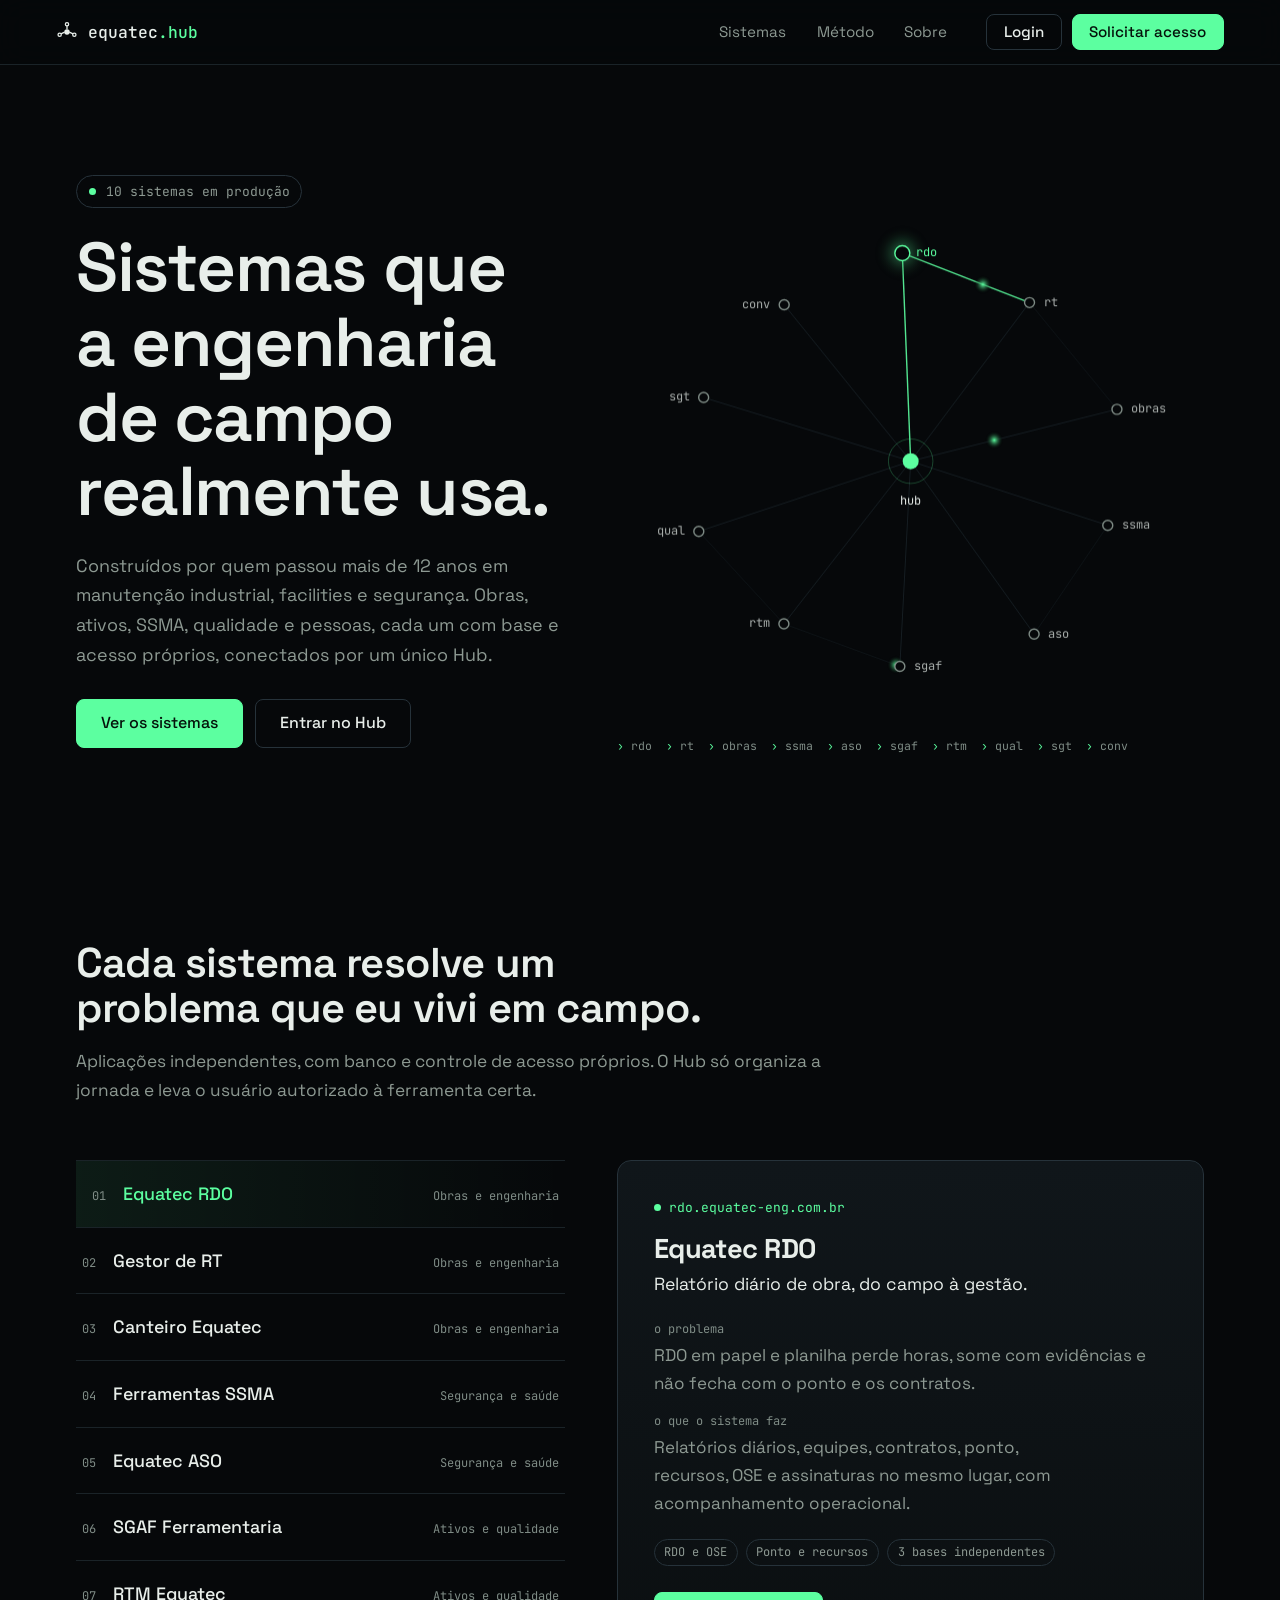
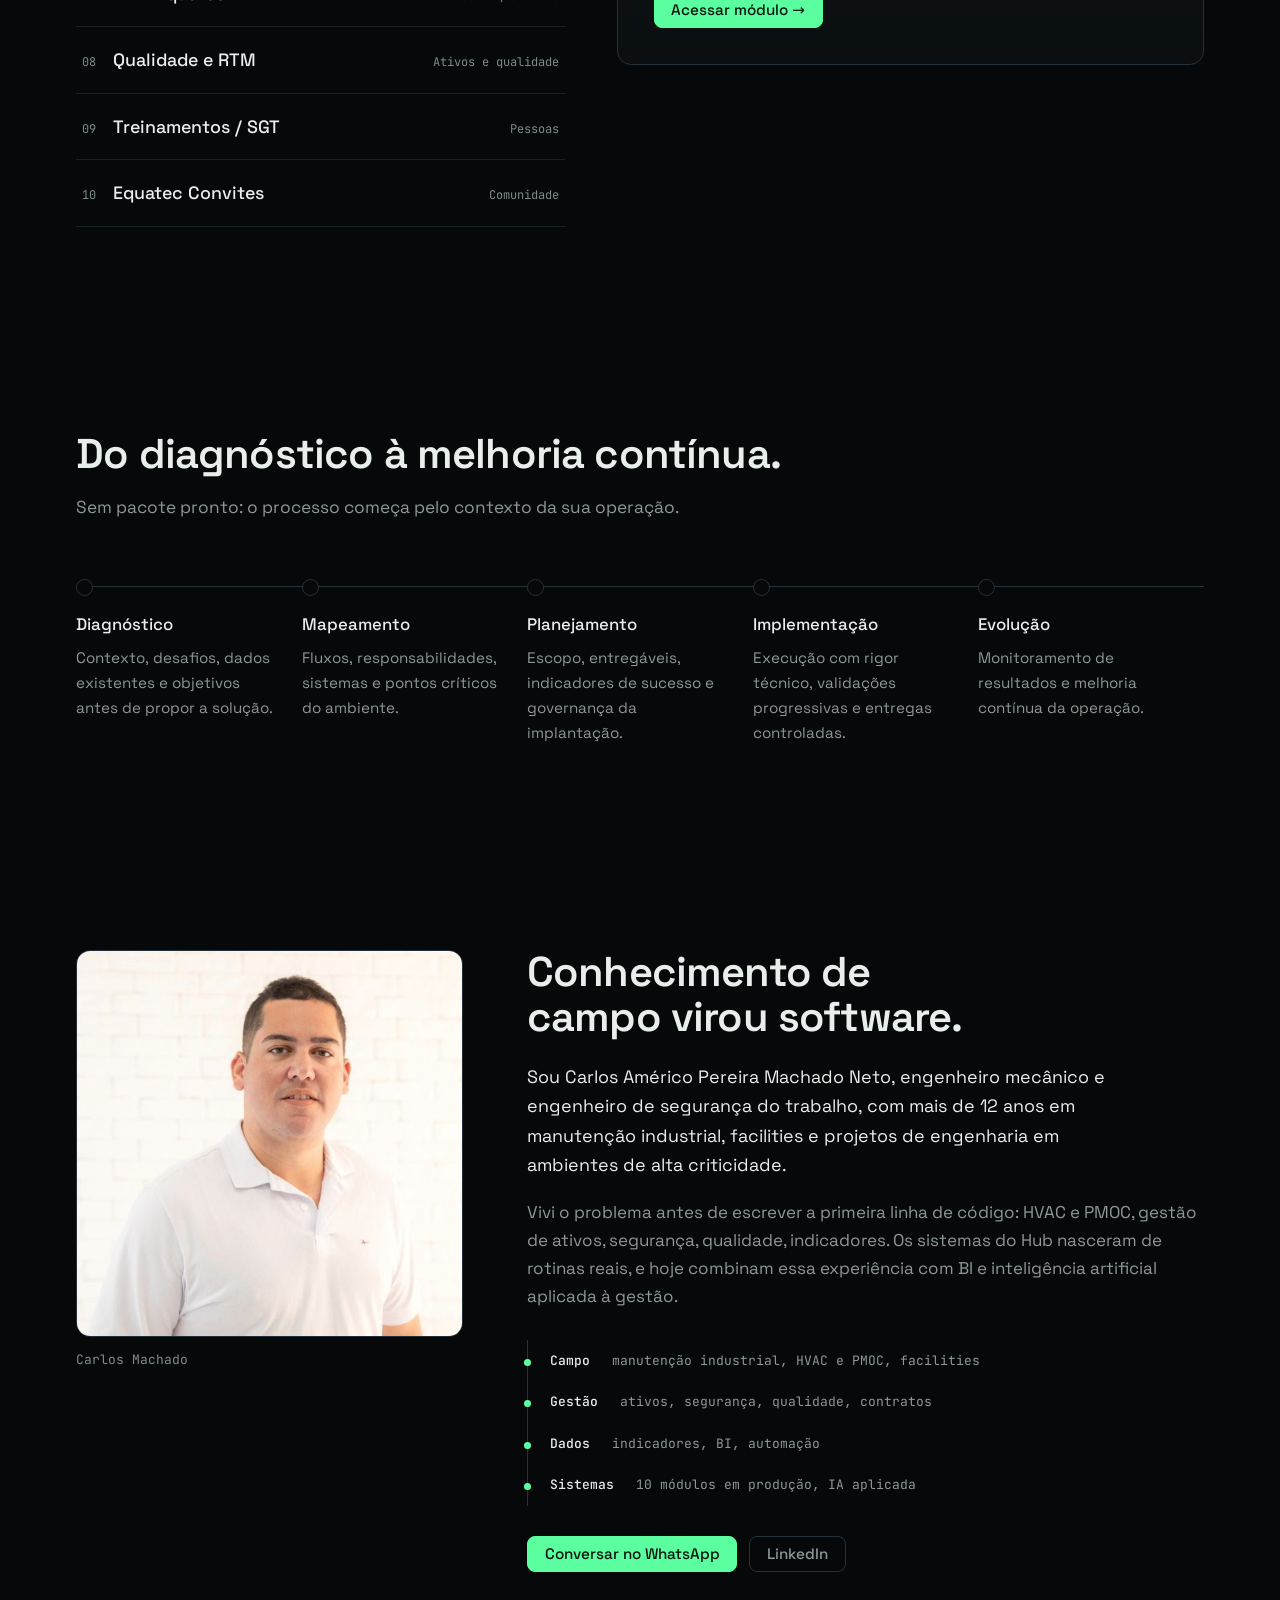
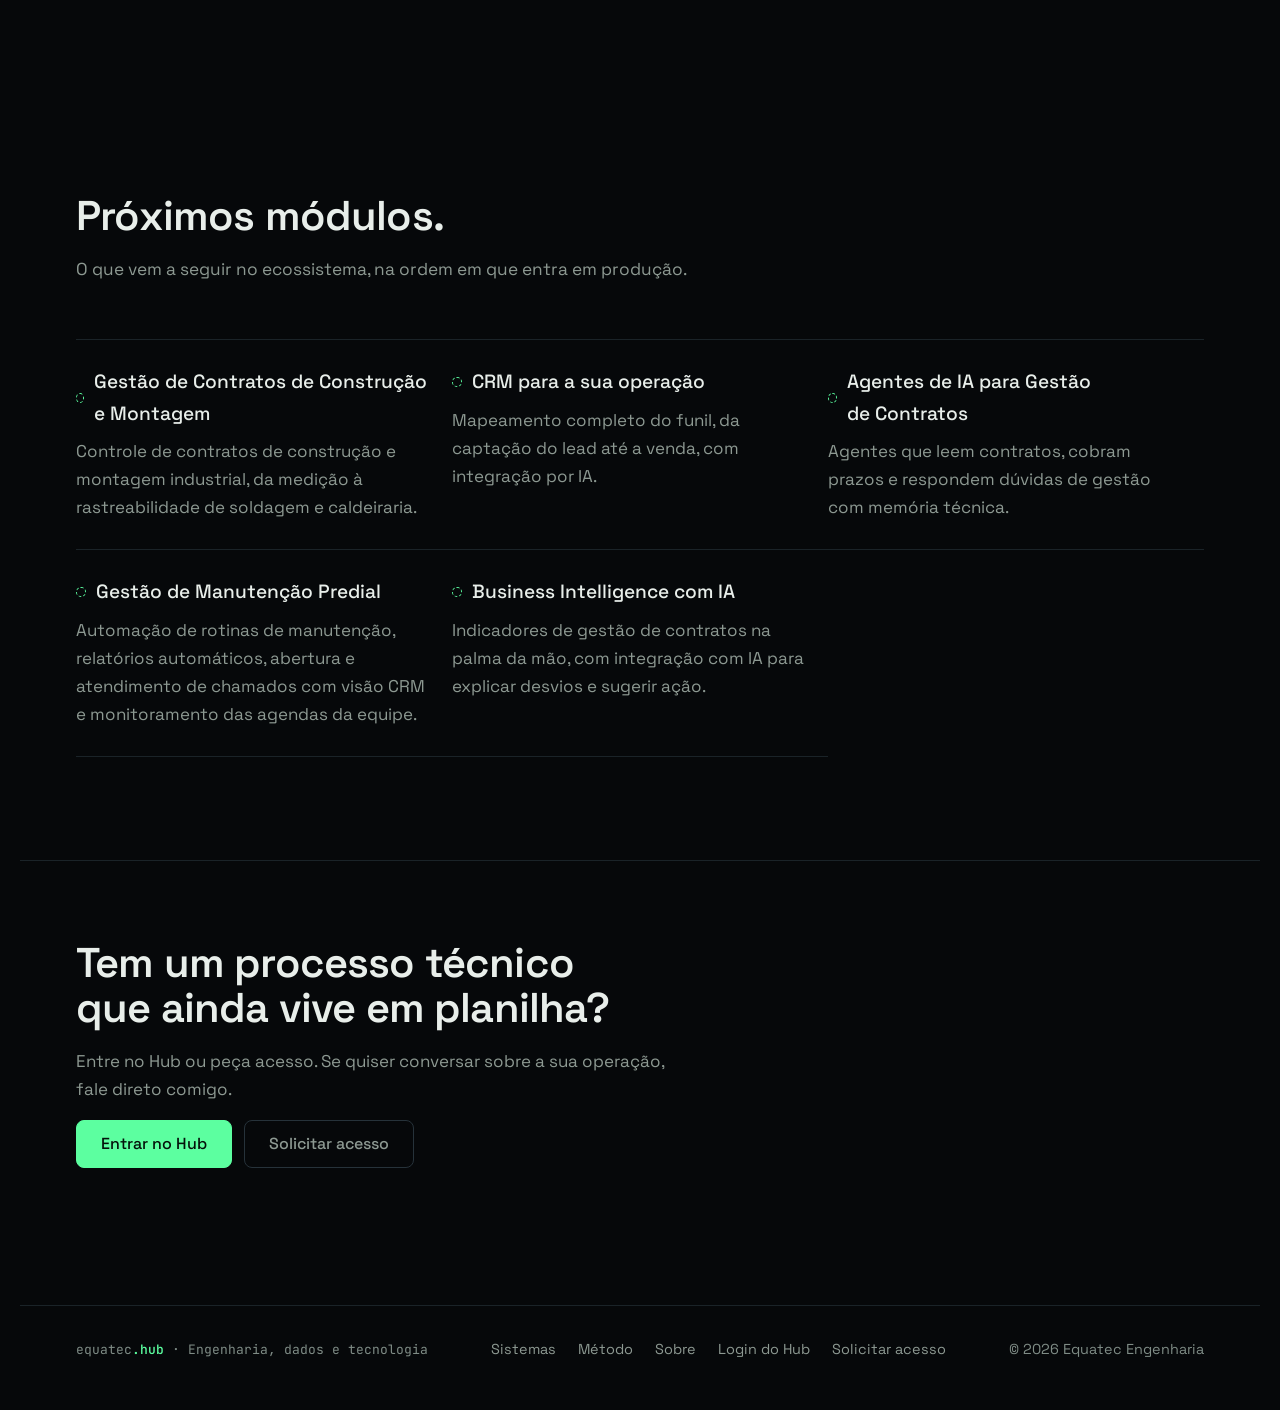
<file: prototype/index.html>
<!doctype html>
<html lang="pt-BR">
<head>
<meta charset="utf-8">
<meta name="viewport" content="width=device-width, initial-scale=1">
<title>Equatec Hub | Sistemas de engenharia em produção</title>
<meta name="description" content="Ecossistema de sistemas para obras, ativos, SSMA, qualidade e pessoas, desenvolvido por quem vem do campo.">
<meta name="color-scheme" content="dark">
<meta name="theme-color" content="#06080a">
<link rel="preload" href="assets/fonts/space-grotesk-latin-wght-normal.woff2" as="font" type="font/woff2" crossorigin>
<script>document.documentElement.classList.add("js")</script>
<link rel="stylesheet" href="styles.css">
</head>
<body>
<a class="skip" href="#sistemas">Ir para os sistemas</a>

<header class="top" id="top">
  <a class="brand" href="#inicio" aria-label="Equatec Hub, início">
    <svg viewBox="0 0 24 24" width="22" height="22" aria-hidden="true"><circle cx="12" cy="12" r="3" fill="currentColor"/><g fill="none" stroke="currentColor" stroke-width="1.4"><circle cx="12" cy="3.5" r="1.8"/><circle cx="20" cy="15" r="1.8"/><circle cx="4" cy="15" r="1.8"/><path d="M12 5.3v3.7M18.6 14l-4-1.8M5.4 14l4-1.8"/></g></svg>
    <span>equatec<b>.hub</b></span>
  </a>
  <button class="menu-btn" aria-expanded="false" aria-controls="nav">Menu</button>
  <nav id="nav" aria-label="Principal">
    <a href="#sistemas">Sistemas</a>
    <a href="#resultados" data-numbers>Resultados</a>
    <a href="#metodo">Método</a>
    <a href="#sobre">Sobre</a>
    <span class="nav-cta">
      <a class="btn ghost" href="/login">Login</a>
      <a class="btn solid" href="/cadastro">Solicitar acesso</a>
    </span>
  </nav>
</header>

<main id="inicio">
  <!-- HERO ------------------------------------------------------------>
  <section class="hero">
    <div class="hero-copy">
      <p class="mono tag"><span class="dot" aria-hidden="true"></span>10 sistemas em produção</p>
      <h1>Sistemas que a engenharia de campo realmente usa.</h1>
      <p class="lede">Construídos por quem passou mais de 12 anos em manutenção industrial, facilities e segurança. Obras, ativos, SSMA, qualidade e pessoas, cada um com base e acesso próprios, conectados por um único Hub.</p>
      <div class="actions">
        <a class="btn solid lg" href="#sistemas">Ver os sistemas</a>
        <a class="btn ghost lg" href="/login">Entrar no Hub</a>
      </div>
    </div>
    <div class="hero-viz">
      <canvas id="graph" aria-hidden="true"></canvas>
      <ul class="viz-legend mono" aria-label="Sistemas no diagrama"></ul>
    </div>
  </section>

  <!-- SISTEMAS -------------------------------------------------------->
  <section class="sec systems" id="sistemas" aria-labelledby="t-sis">
    <header class="sec-head reveal">
      <h2 id="t-sis">Cada sistema resolve um problema que eu vivi em campo.</h2>
      <p>Aplicações independentes, com banco e controle de acesso próprios. O Hub só organiza a jornada e leva o usuário autorizado à ferramenta certa.</p>
    </header>
    <div class="split reveal">
      <ul class="mod-list" id="modlist"></ul>
      <aside class="detail" id="detail" aria-label="Detalhes do sistema selecionado"></aside>
    </div>
  </section>

  <!-- RESULTADOS (só com números autorizados) ------------------------>
  <section class="sec results" id="resultados" aria-labelledby="t-res" hidden>
    <header class="sec-head reveal"><h2 id="t-res">Em produção, com dado real.</h2>
      <p class="mono" id="asof"></p></header>
    <dl class="numbers reveal" id="numbers"></dl>
  </section>

  <!-- MÉTODO ---------------------------------------------------------->
  <section class="sec method" id="metodo" aria-labelledby="t-met">
    <header class="sec-head reveal"><h2 id="t-met">Do diagnóstico à melhoria contínua.</h2>
      <p>Sem pacote pronto: o processo começa pelo contexto da sua operação.</p></header>
    <ol class="steps reveal" id="steps"></ol>
  </section>

  <!-- SOBRE ----------------------------------------------------------->
  <section class="sec about" id="sobre" aria-labelledby="t-sob">
    <figure class="portrait reveal">
      <img src="assets/carlos-machado.jpg" width="640" height="640" alt="Carlos Machado, engenheiro mecânico e idealizador do ecossistema Equatec" loading="lazy">
      <figcaption class="mono">Carlos Machado</figcaption>
    </figure>
    <div class="about-copy reveal">
      <h2 id="t-sob">Conhecimento de campo virou software.</h2>
      <p class="lede">Sou Carlos Américo Pereira Machado Neto, engenheiro mecânico e engenheiro de segurança do trabalho, com mais de 12 anos em manutenção industrial, facilities e projetos de engenharia em ambientes de alta criticidade.</p>
      <p>Vivi o problema antes de escrever a primeira linha de código: HVAC e PMOC, gestão de ativos, segurança, qualidade, indicadores. Os sistemas do Hub nasceram de rotinas reais, e hoje combinam essa experiência com BI e inteligência artificial aplicada à gestão.</p>
      <ol class="trail mono" aria-label="Trajetória">
        <li><b>Campo</b> manutenção industrial, HVAC e PMOC, facilities</li>
        <li><b>Gestão</b> ativos, segurança, qualidade, contratos</li>
        <li><b>Dados</b> indicadores, BI, automação</li>
        <li><b>Sistemas</b> 10 módulos em produção, IA aplicada</li>
      </ol>
      <p class="actions">
        <a class="btn solid" id="wa" href="https://wa.me/5522998578981">Conversar no WhatsApp</a>
        <a class="btn ghost" href="https://www.linkedin.com/in/carlos-machado-95917433/">LinkedIn</a>
      </p>
    </div>
  </section>

  <!-- PRÓXIMOS -------------------------------------------------------->
  <section class="sec next" id="proximos" aria-labelledby="t-prox">
    <header class="sec-head reveal"><h2 id="t-prox">Próximos módulos.</h2>
      <p>O que vem a seguir no ecossistema, na ordem em que entra em produção.</p></header>
    <ul class="roadmap reveal" id="roadmap"></ul>
  </section>

  <!-- CTA ------------------------------------------------------------->
  <section class="cta reveal" aria-labelledby="t-cta">
    <h2 id="t-cta">Tem um processo técnico que ainda vive em planilha?</h2>
    <p>Entre no Hub ou peça acesso. Se quiser conversar sobre a sua operação, fale direto comigo.</p>
    <p class="actions">
      <a class="btn solid lg" href="/login">Entrar no Hub</a>
      <a class="btn ghost lg" href="/cadastro">Solicitar acesso</a>
    </p>
  </section>
</main>

<footer class="foot">
  <p class="mono">equatec<b>.hub</b> · Engenharia, dados e tecnologia</p>
  <nav aria-label="Rodapé"><a href="#sistemas">Sistemas</a><a href="#metodo">Método</a><a href="#sobre">Sobre</a><a href="/login">Login do Hub</a><a href="/cadastro">Solicitar acesso</a></nav>
  <p>© 2026 Equatec Engenharia</p>
</footer>

<script src="data/modules.js"></script>
<script>/* prévia local dos números reais: só em localhost com ?numeros=1; não existe em produção */
if (["localhost","127.0.0.1"].includes(location.hostname) && /[?&]numeros=1/.test(location.search)) document.write('<script src="data/numbers.local.js"><\/script>');</script>
<script src="app.js"></script>
</body>
</html>
</file>
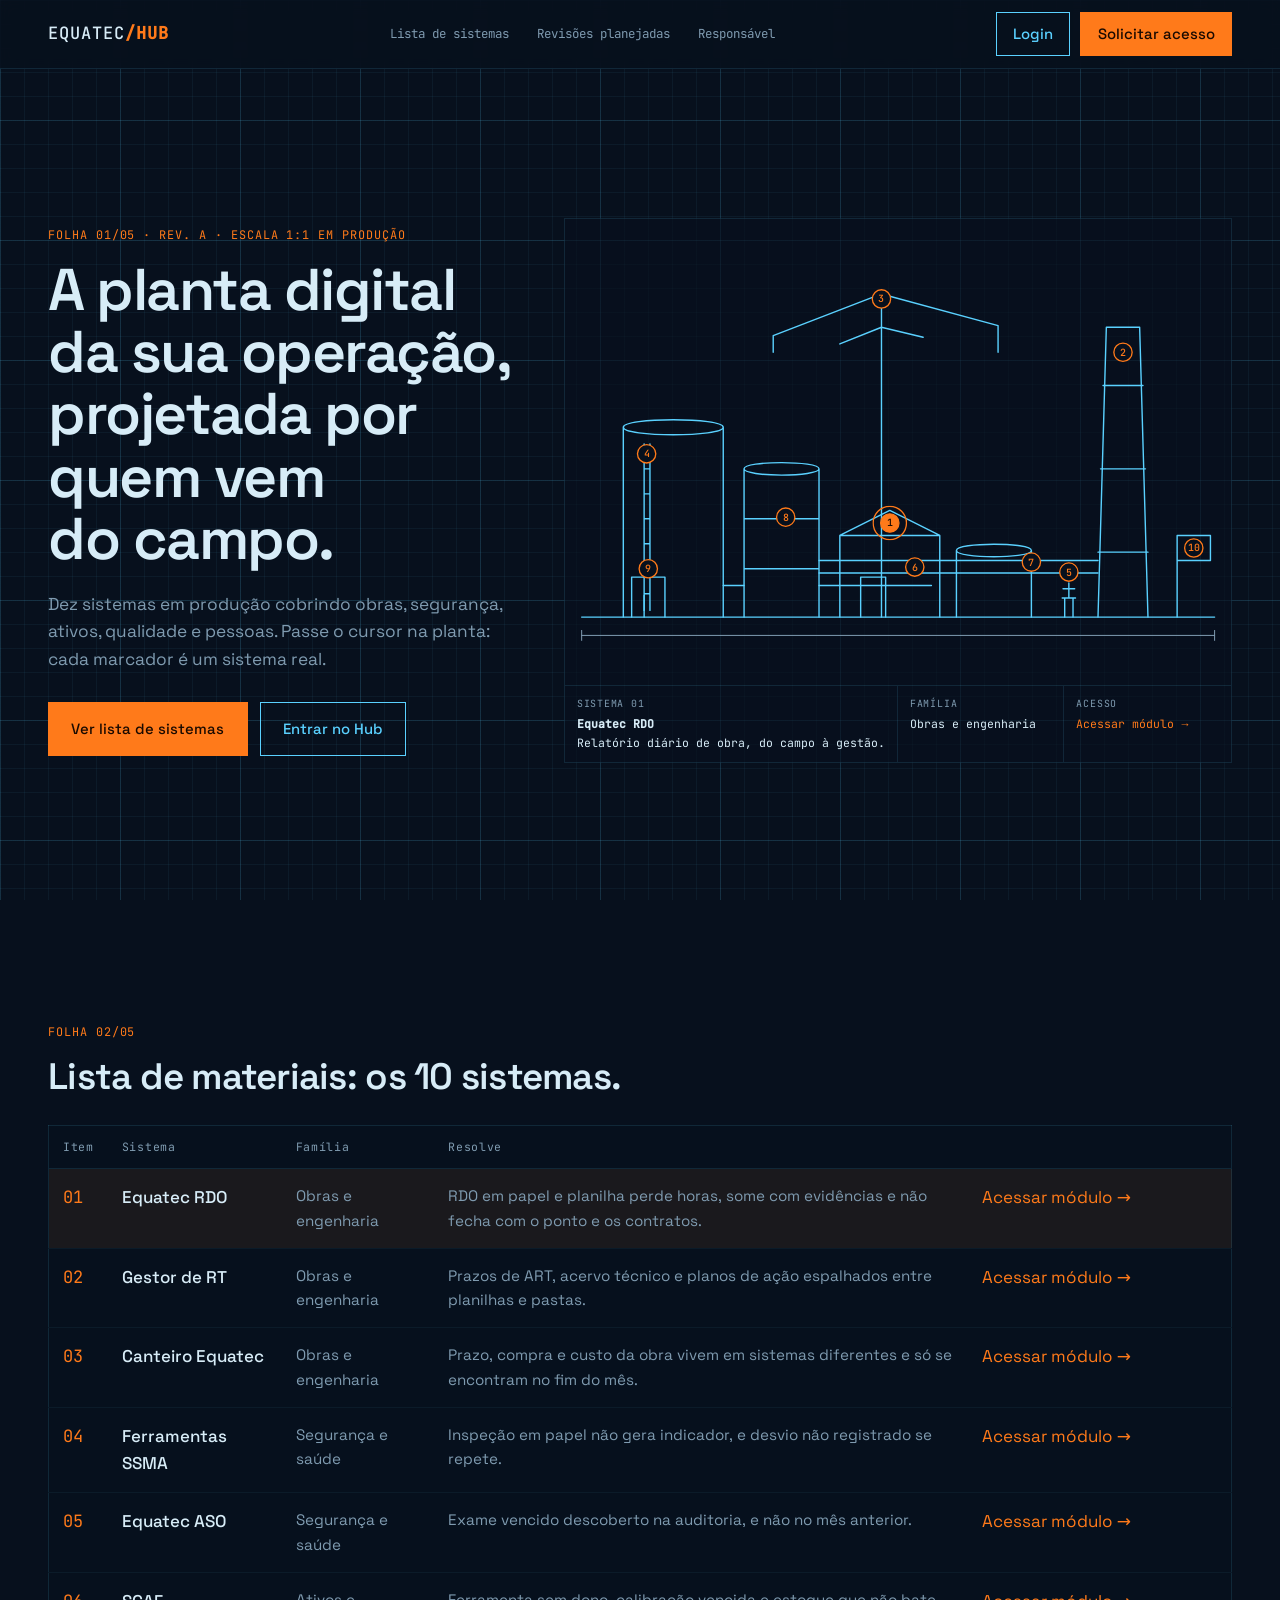
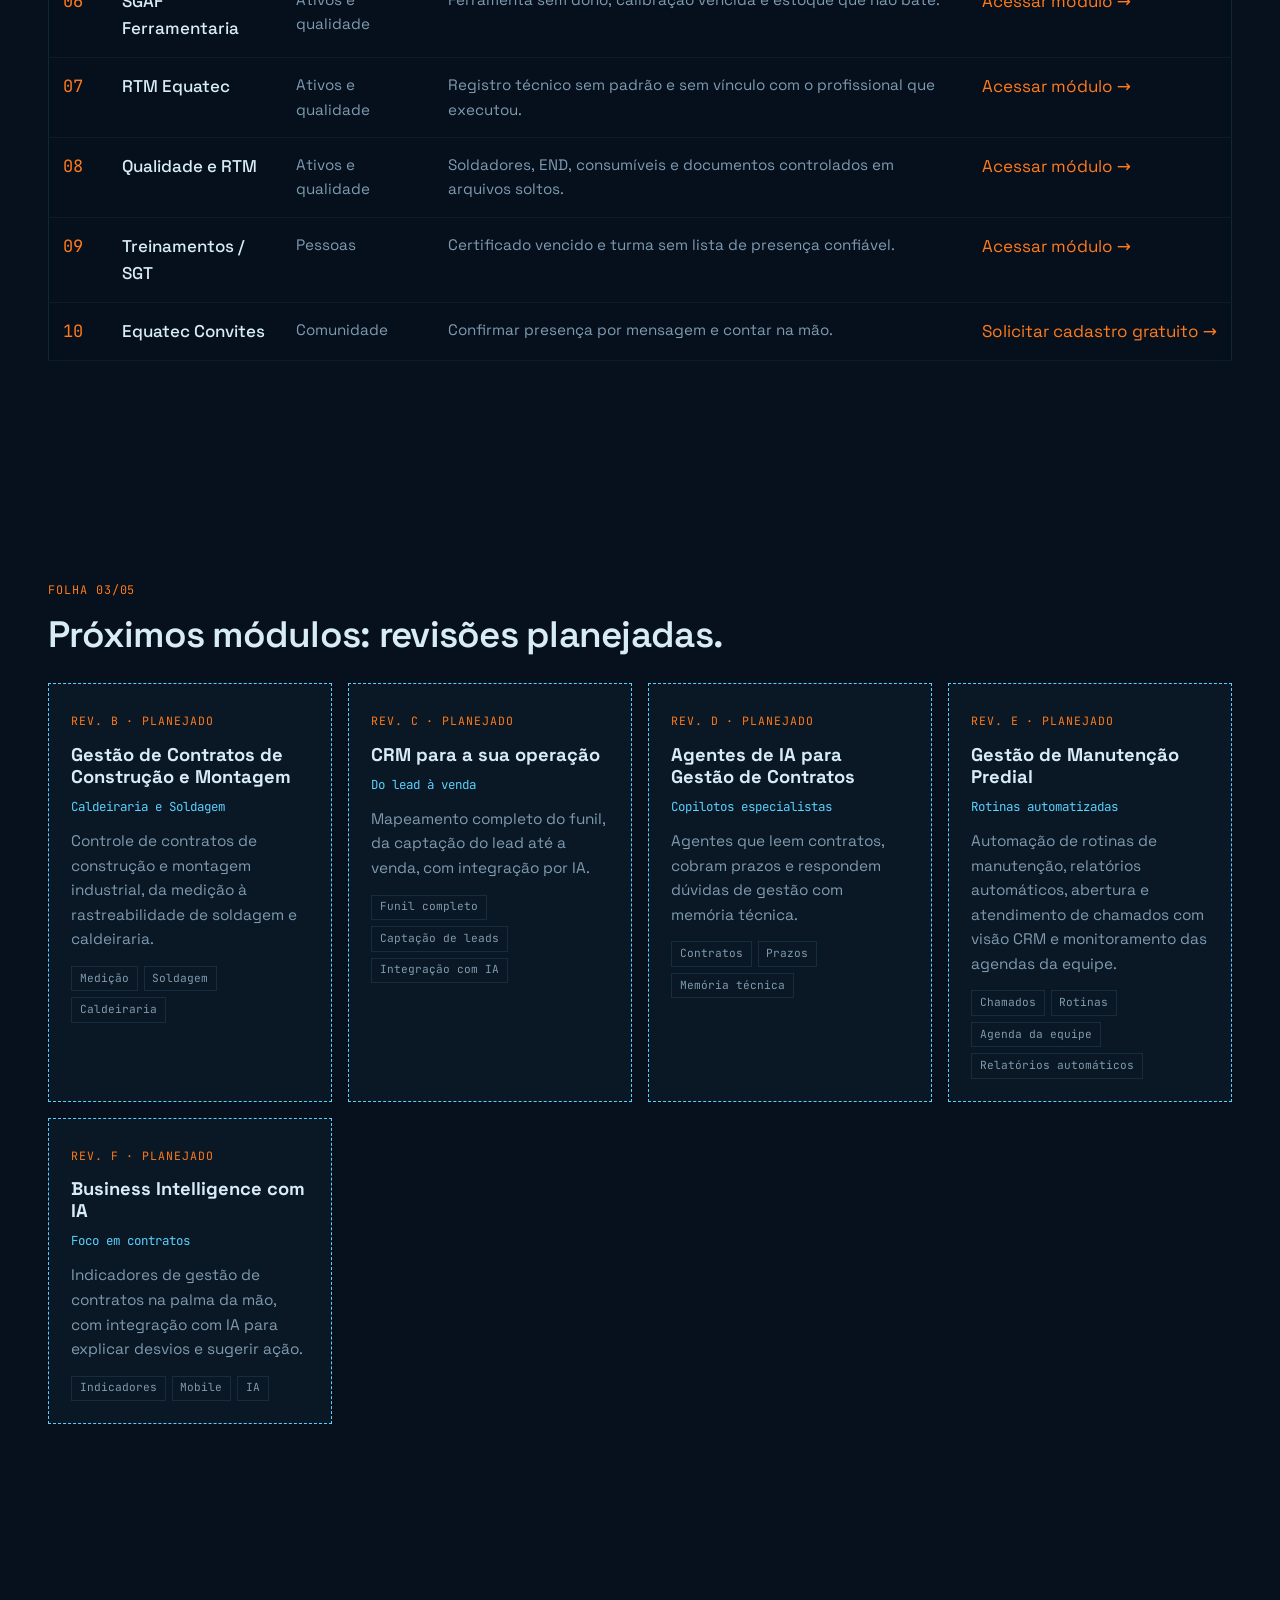
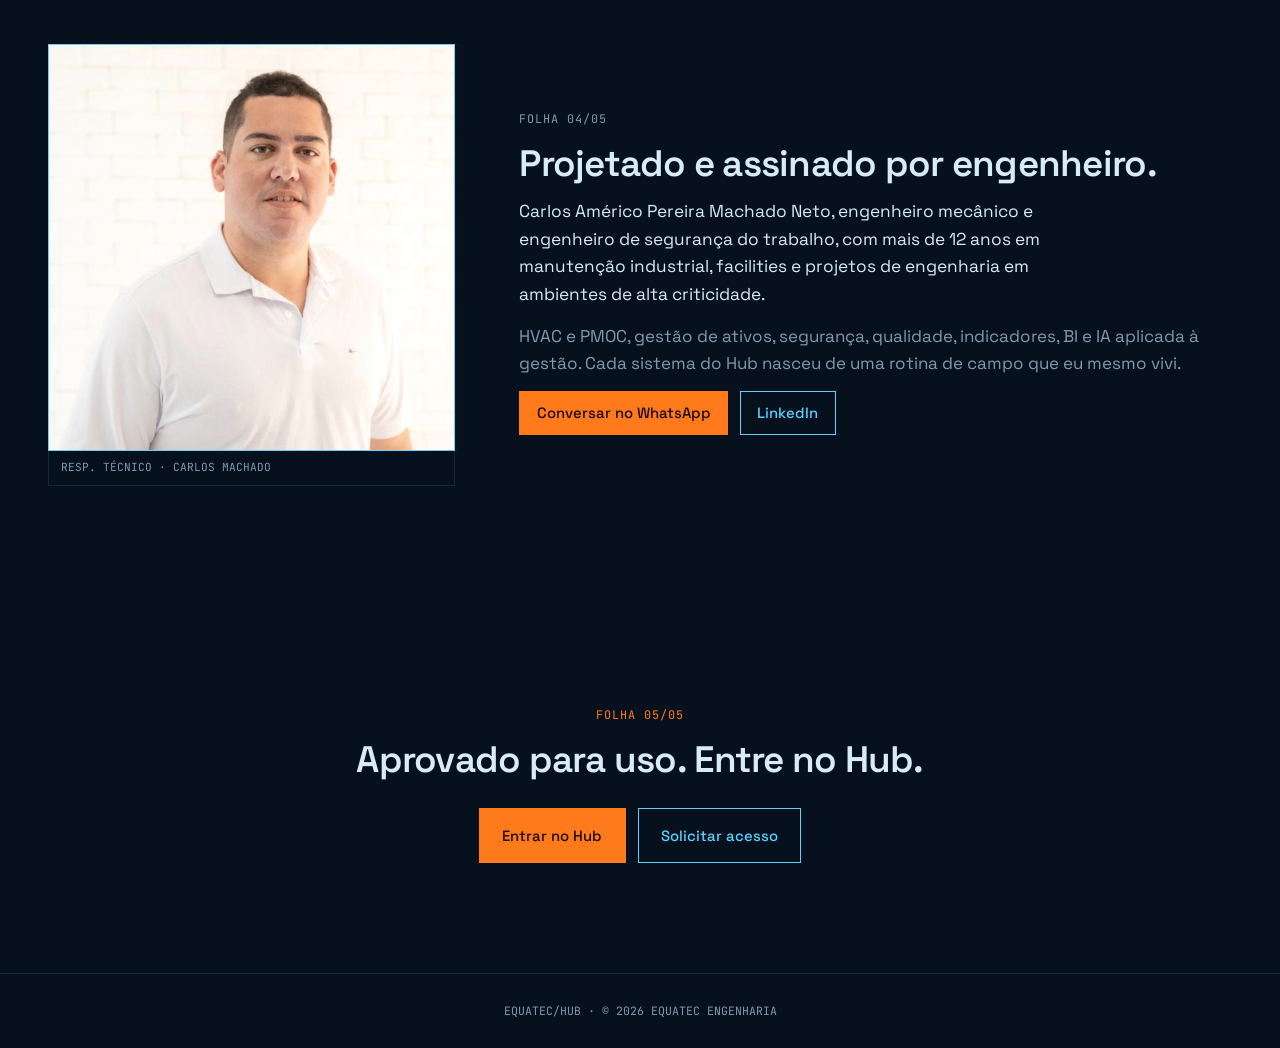
<file: prototype/variants/blueprint/index.html>
<!doctype html>
<html lang="pt-BR">
<head>
<meta charset="utf-8"><meta name="viewport" content="width=device-width, initial-scale=1">
<title>Equatec Hub · Planta</title>
<meta name="color-scheme" content="dark"><meta name="theme-color" content="#07101d">
<script>document.documentElement.classList.add("js")</script>
<link rel="stylesheet" href="../base.css"><link rel="stylesheet" href="style.css">
</head>
<body>
<div class="xhair" id="xh" aria-hidden="true"><i></i><i></i><span class="mono" id="xy">X 000 · Y 000</span></div>
<header class="top">
  <a class="brand mono" href="#inicio">EQUATEC<b>/HUB</b></a>
  <nav class="mono"><a href="#sistemas">Lista de sistemas</a><a href="#proximos">Revisões planejadas</a><a href="#sobre">Responsável</a></nav>
  <span class="cta"><a class="btn" href="/login">Login</a><a class="btn solid" href="/cadastro">Solicitar acesso</a></span>
</header>

<main id="inicio">
  <section class="hero">
    <div class="copy">
      <p class="mono tag">FOLHA 01/05 · REV. A · ESCALA 1:1 EM PRODUÇÃO</p>
      <h1>A planta digital da sua operação, projetada por quem vem do campo.</h1>
      <p class="lede">Dez sistemas em produção cobrindo obras, segurança, ativos, qualidade e pessoas. Passe o cursor na planta: cada marcador é um sistema real.</p>
      <p class="row"><a class="btn solid lg" href="#sistemas">Ver lista de sistemas</a><a class="btn lg" href="/login">Entrar no Hub</a></p>
    </div>
    <figure class="plant">
      <svg id="plant" viewBox="0 0 800 560" role="img" aria-label="Planta industrial esquemática com 10 marcadores numerados, um para cada sistema do Hub"></svg>
      <figcaption class="titleblock mono" id="tb"></figcaption>
    </figure>
  </section>

  <section class="sec" id="sistemas" aria-labelledby="t1">
    <header class="head"><p class="mono tag">FOLHA 02/05</p><h2 id="t1">Lista de materiais: os 10 sistemas.</h2></header>
    <table class="bom"><caption class="sr-only">Lista de sistemas em produção</caption>
      <thead class="mono"><tr><th>Item</th><th>Sistema</th><th>Família</th><th>Resolve</th><th></th></tr></thead><tbody id="bom"></tbody></table>
  </section>

  <section class="sec" id="proximos" aria-labelledby="t2">
    <header class="head"><p class="mono tag">FOLHA 03/05</p><h2 id="t2">Próximos módulos: revisões planejadas.</h2></header>
    <ol class="revs" id="revs"></ol>
  </section>

  <section class="sec about" id="sobre" aria-labelledby="t3">
    <figure><img src="../../assets/carlos-machado.jpg" width="640" height="640" alt="Carlos Machado, engenheiro mecânico e idealizador do ecossistema Equatec" loading="lazy"><figcaption class="mono">RESP. TÉCNICO · CARLOS MACHADO</figcaption></figure>
    <div><p class="mono tag">FOLHA 04/05</p><h2 id="t3">Projetado e assinado por engenheiro.</h2>
      <p class="lede">Carlos Américo Pereira Machado Neto, engenheiro mecânico e engenheiro de segurança do trabalho, com mais de 12 anos em manutenção industrial, facilities e projetos de engenharia em ambientes de alta criticidade.</p>
      <p>HVAC e PMOC, gestão de ativos, segurança, qualidade, indicadores, BI e IA aplicada à gestão. Cada sistema do Hub nasceu de uma rotina de campo que eu mesmo vivi.</p>
      <p class="row"><a class="btn solid" href="https://wa.me/5522998578981">Conversar no WhatsApp</a><a class="btn" href="https://www.linkedin.com/in/carlos-machado-95917433/">LinkedIn</a></p></div>
  </section>
  <section class="sec final"><p class="mono tag">FOLHA 05/05</p><h2>Aprovado para uso. Entre no Hub.</h2><p class="row"><a class="btn solid lg" href="/login">Entrar no Hub</a><a class="btn lg" href="/cadastro">Solicitar acesso</a></p></section>
</main>
<footer class="foot mono">EQUATEC/HUB · © 2026 EQUATEC ENGENHARIA</footer>
<script src="../../data/modules.js"></script><script src="../common.js"></script><script src="app.js"></script>
</body></html>
</file>
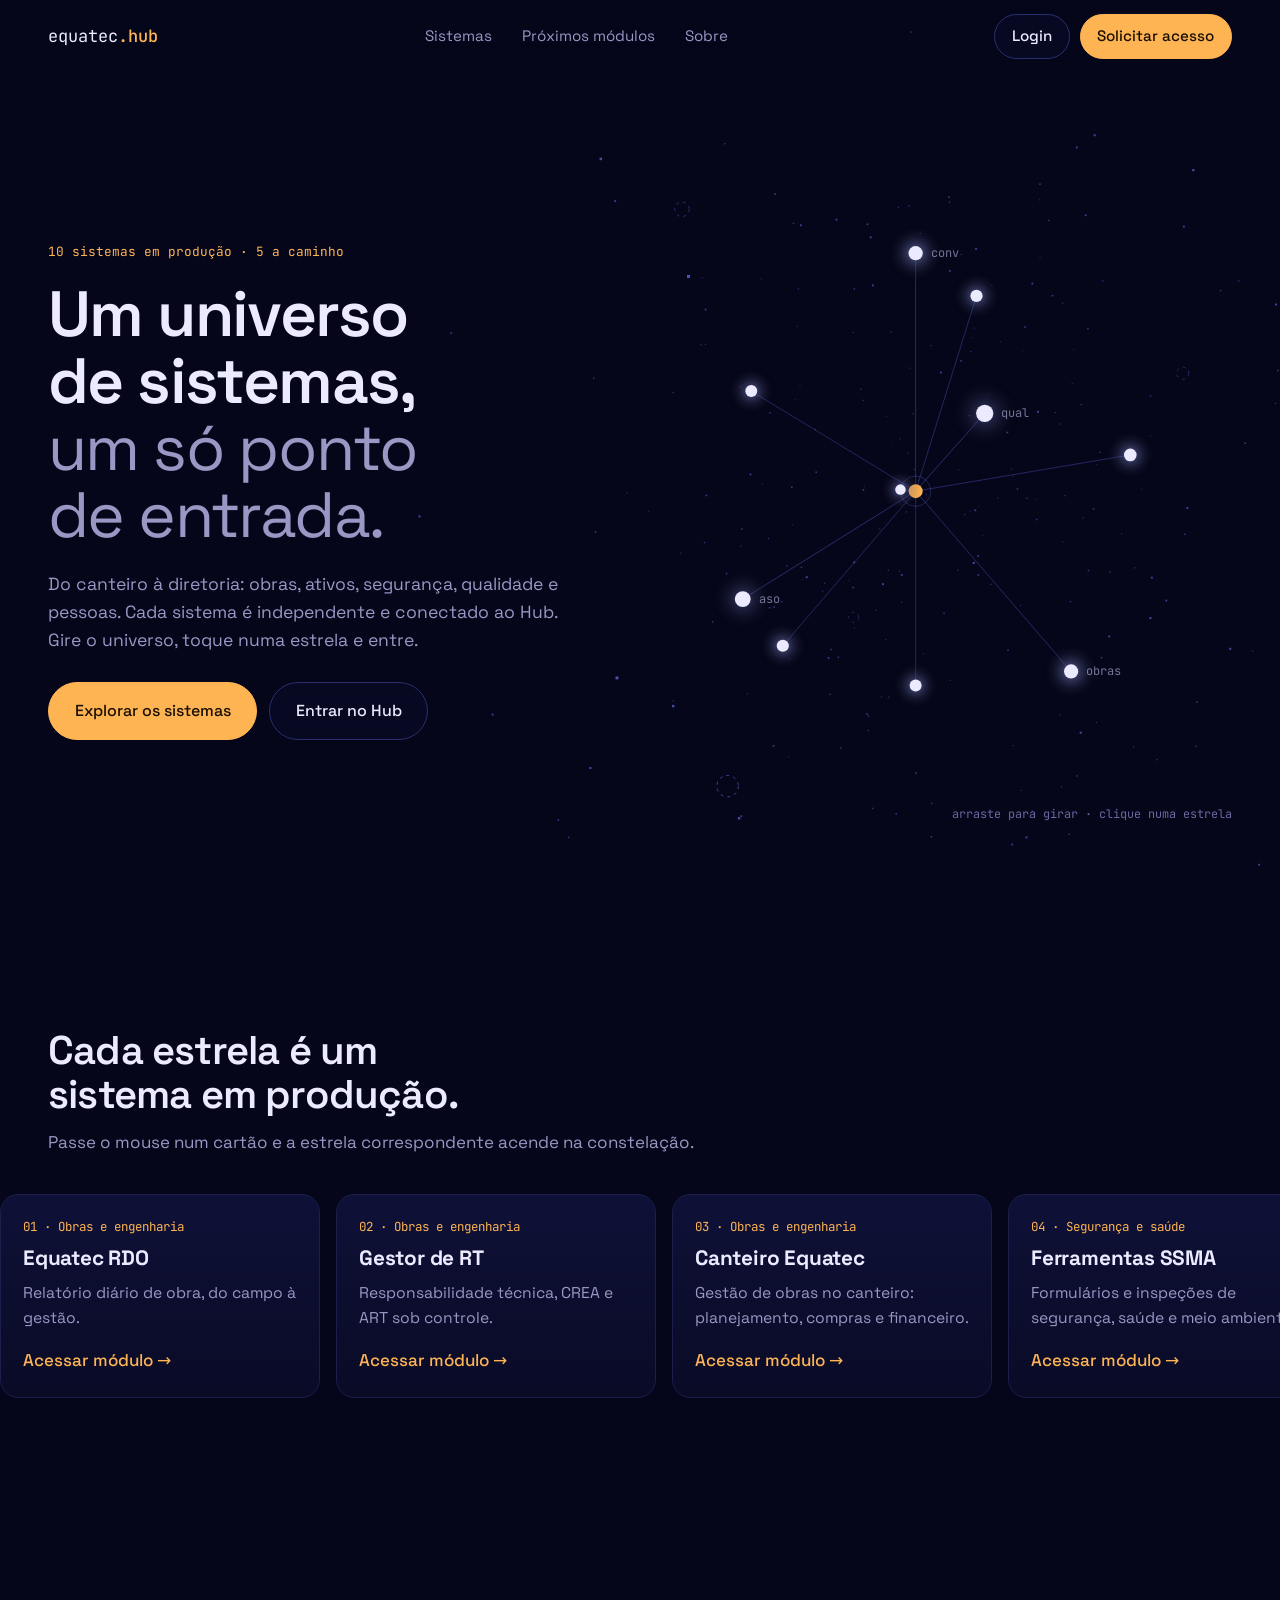
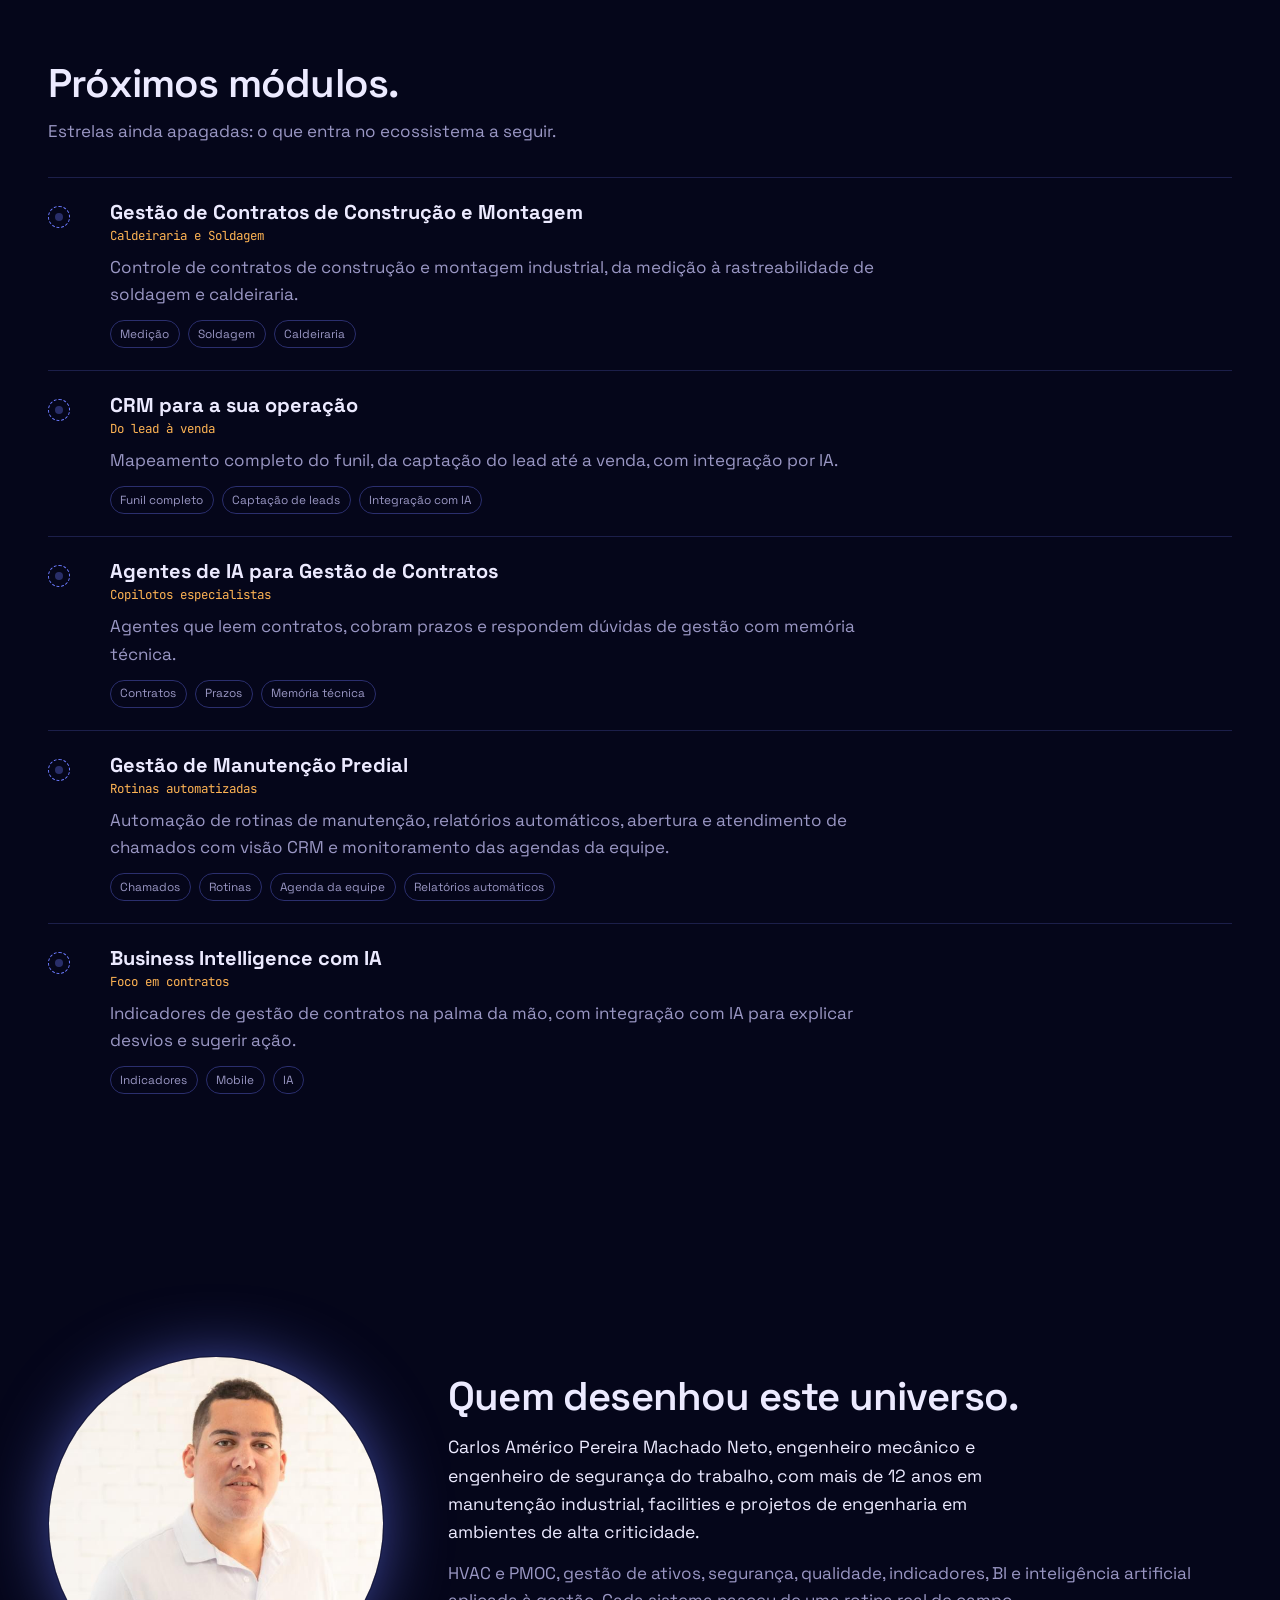
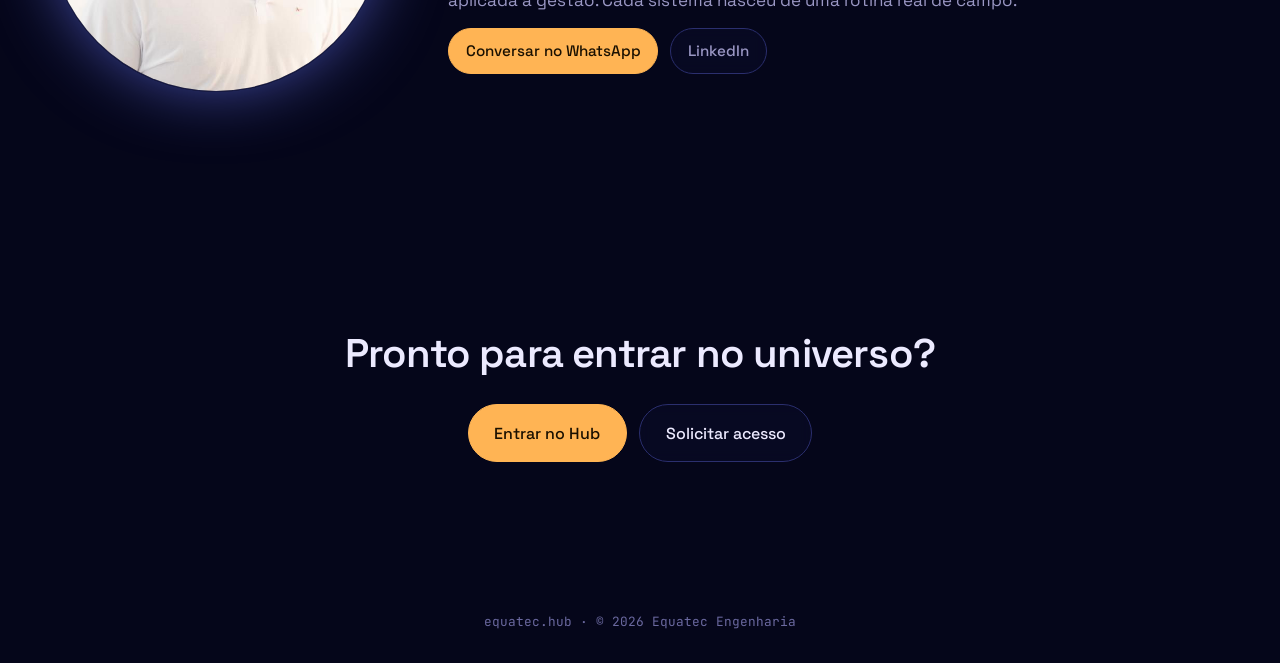
<file: prototype/variants/cosmos/index.html>
<!doctype html>
<html lang="pt-BR">
<head>
<meta charset="utf-8"><meta name="viewport" content="width=device-width, initial-scale=1">
<title>Equatec Hub · Constelação</title>
<meta name="color-scheme" content="dark"><meta name="theme-color" content="#05061a">
<script>document.documentElement.classList.add("js")</script>
<link rel="stylesheet" href="../base.css"><link rel="stylesheet" href="style.css">
</head>
<body>
<canvas id="sky" aria-hidden="true"></canvas>
<header class="top">
  <a class="brand mono" href="#inicio">equatec<b>.hub</b></a>
  <nav><a href="#sistemas">Sistemas</a><a href="#proximos">Próximos módulos</a><a href="#sobre">Sobre</a></nav>
  <span class="cta"><a class="btn" href="/login">Login</a><a class="btn solid" href="/cadastro">Solicitar acesso</a></span>
</header>

<main id="inicio">
  <section class="hero">
    <div class="hero-copy">
      <p class="mono kicker">10 sistemas em produção · 5 a caminho</p>
      <h1>Um universo de sistemas, <span>um só ponto de entrada.</span></h1>
      <p class="lede">Do canteiro à diretoria: obras, ativos, segurança, qualidade e pessoas. Cada sistema é independente e conectado ao Hub. Gire o universo, toque numa estrela e entre.</p>
      <p class="row"><a class="btn solid lg" href="#sistemas">Explorar os sistemas</a><a class="btn lg" href="/login">Entrar no Hub</a></p>
    </div>
    <div class="stage" id="stage" role="img" aria-label="Constelação interativa com os 10 sistemas. Arraste para girar, toque numa estrela para abrir.">
      <p class="hint mono" id="hint">arraste para girar · clique numa estrela</p>
    </div>
  </section>

  <section class="sec" id="sistemas" aria-labelledby="t1">
    <header class="head"><h2 id="t1">Cada estrela é um sistema em produção.</h2><p>Passe o mouse num cartão e a estrela correspondente acende na constelação.</p></header>
    <ul class="rail" id="rail"></ul>
  </section>

  <section class="sec" id="proximos" aria-labelledby="t2">
    <header class="head"><h2 id="t2">Próximos módulos.</h2><p>Estrelas ainda apagadas: o que entra no ecossistema a seguir.</p></header>
    <ol class="ghosts" id="ghosts"></ol>
  </section>

  <section class="sec about" id="sobre" aria-labelledby="t3">
    <img src="../../assets/carlos-machado.jpg" width="640" height="640" alt="Carlos Machado, engenheiro mecânico e idealizador do ecossistema Equatec" loading="lazy">
    <div>
      <h2 id="t3">Quem desenhou este universo.</h2>
      <p class="lede">Carlos Américo Pereira Machado Neto, engenheiro mecânico e engenheiro de segurança do trabalho, com mais de 12 anos em manutenção industrial, facilities e projetos de engenharia em ambientes de alta criticidade.</p>
      <p>HVAC e PMOC, gestão de ativos, segurança, qualidade, indicadores, BI e inteligência artificial aplicada à gestão. Cada sistema nasceu de uma rotina real de campo.</p>
      <p class="row"><a class="btn solid" href="https://wa.me/5522998578981">Conversar no WhatsApp</a><a class="btn" href="https://www.linkedin.com/in/carlos-machado-95917433/">LinkedIn</a></p>
    </div>
  </section>

  <section class="sec final"><h2>Pronto para entrar no universo?</h2>
    <p class="row"><a class="btn solid lg" href="/login">Entrar no Hub</a><a class="btn lg" href="/cadastro">Solicitar acesso</a></p></section>
</main>
<footer class="foot mono">equatec.hub · © 2026 Equatec Engenharia</footer>

<dialog id="sheet" aria-labelledby="sh-t"><form method="dialog"><button class="x" aria-label="Fechar">×</button></form><div id="sh-body"></div></dialog>

<script src="../../data/modules.js"></script><script src="../common.js"></script><script src="app.js"></script>
</body></html>
</file>
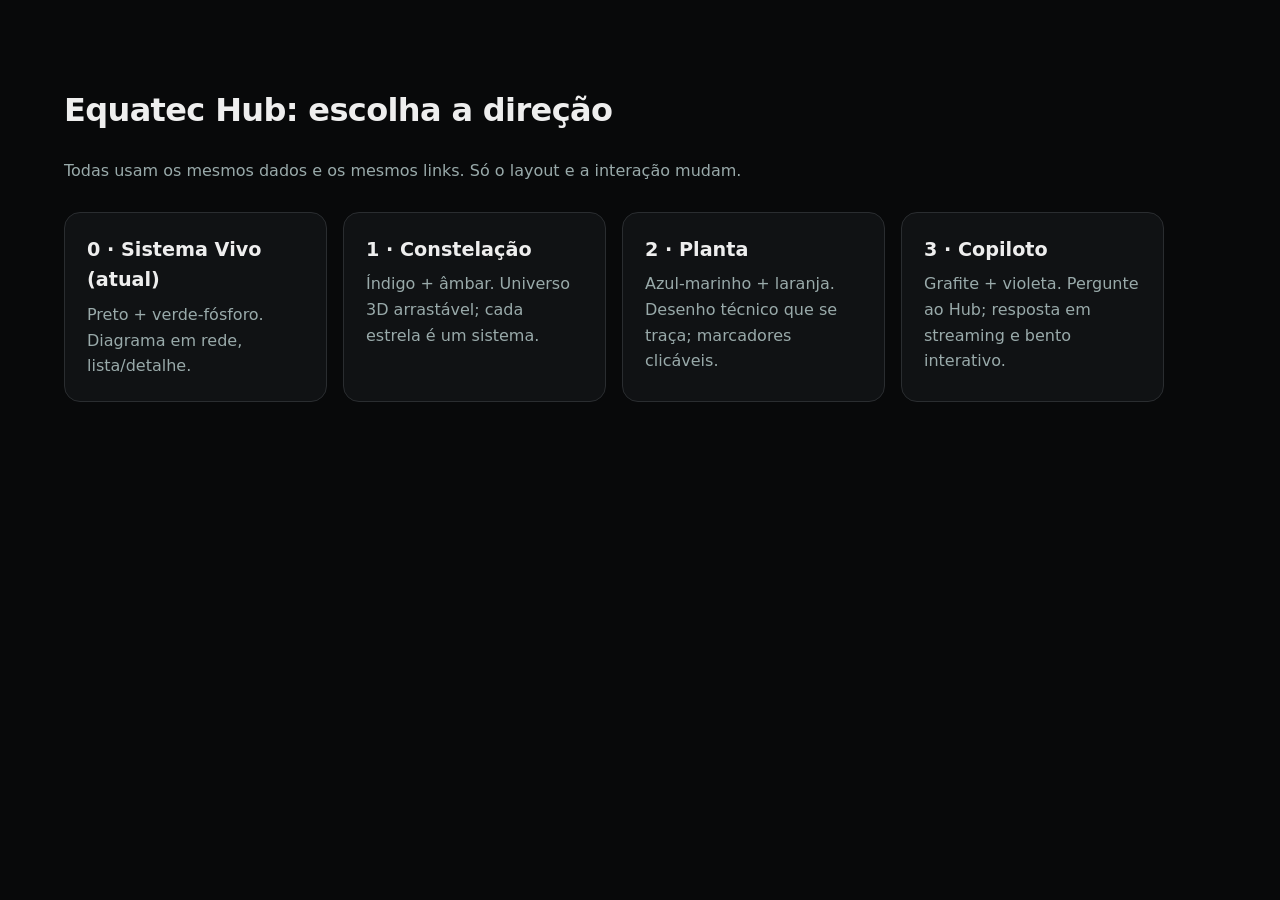
<file: prototype/variantes.html>
<!doctype html><html lang="pt-BR"><head><meta charset="utf-8"><meta name="viewport" content="width=device-width,initial-scale=1"><title>Equatec Hub · Variantes</title>
<style>body{margin:0;background:#08090a;color:#eee;font:16px/1.6 system-ui,sans-serif;padding:clamp(20px,5vw,64px)}h1{font-weight:600;letter-spacing:-.02em}main{display:grid;grid-template-columns:repeat(auto-fit,minmax(260px,1fr));gap:16px;margin-top:28px;max-width:1100px}a{display:block;padding:22px;border:1px solid #2a2d30;border-radius:16px;text-decoration:none;color:inherit;background:#101214}a:hover{border-color:#fff}b{display:block;font-size:1.2rem;margin-bottom:6px}span{color:#9aa}</style></head><body>
<h1>Equatec Hub: escolha a direção</h1><p style="color:#9aa">Todas usam os mesmos dados e os mesmos links. Só o layout e a interação mudam.</p>
<main><a href="index.html"><b>0 · Sistema Vivo (atual)</b><span>Preto + verde-fósforo. Diagrama em rede, lista/detalhe.</span></a>
<a href="variants/cosmos/"><b>1 · Constelação</b><span>Índigo + âmbar. Universo 3D arrastável; cada estrela é um sistema.</span></a>
<a href="variants/blueprint/"><b>2 · Planta</b><span>Azul-marinho + laranja. Desenho técnico que se traça; marcadores clicáveis.</span></a>
<a href="variants/copiloto/"><b>3 · Copiloto</b><span>Grafite + violeta. Pergunte ao Hub; resposta em streaming e bento interativo.</span></a></main></body></html>
</file>
<file: prototype/styles.css>
/* Equatec Hub — tema escuro técnico. Um acento só (fósforo). Tokens no :root. */
@font-face{font-family:"Space Grotesk";src:url(assets/fonts/space-grotesk-latin-wght-normal.woff2) format("woff2");font-weight:300 700;font-display:swap}
@font-face{font-family:"JetBrains Mono";src:url(assets/fonts/jetbrains-mono-latin-400-normal.woff2) format("woff2");font-weight:400;font-display:swap}
@font-face{font-family:"JetBrains Mono";src:url(assets/fonts/jetbrains-mono-latin-500-normal.woff2) format("woff2");font-weight:500;font-display:swap}

:root{
  --bg:#06080a; --surface:#0b0f11; --raise:#10161a;
  --line:#1a2328; --line-2:#26323a;
  --ink:#e8eeea; --mute:#8d9992; --faint:#7f8c86;
  --accent:#5cffa0;            /* trocar só aqui para testar outra cor */
  --accent-ink:#04120a;
  --sans:"Space Grotesk",ui-sans-serif,system-ui,sans-serif;
  --mono:"JetBrains Mono",ui-monospace,SFMono-Regular,Menlo,monospace;
  --r:10px; --pad:clamp(20px,5vw,56px); --max:1240px;
  --ease:cubic-bezier(.2,.7,.2,1);
  color-scheme:dark;
}
*{box-sizing:border-box}
html{scroll-behavior:smooth;scroll-padding-top:84px}
body{margin:0;background:var(--bg);color:var(--ink);font:400 1.0625rem/1.65 var(--sans);-webkit-font-smoothing:antialiased;text-wrap:pretty}
img,canvas{display:block;max-width:100%}img{height:auto}
a{color:inherit}
h1,h2{font-weight:600;letter-spacing:-.02em;line-height:1.08;text-wrap:balance;margin:0}
h1{font-size:clamp(2.3rem,5.4vw,4.4rem)}
h2{font-size:clamp(1.7rem,3.4vw,2.6rem)}
p{margin:0 0 1em}
.mono{font-family:var(--mono);font-size:.8125rem;letter-spacing:0}
.sr-only{position:absolute;width:1px;height:1px;overflow:hidden;clip:rect(0 0 0 0);white-space:nowrap}
.skip{position:absolute;left:-999px;top:8px;background:var(--accent);color:var(--accent-ink);padding:8px 14px;border-radius:6px;z-index:100}
.skip:focus{left:8px}
:focus-visible{outline:2px solid var(--accent);outline-offset:3px;border-radius:4px}

/* botões */
.btn{display:inline-flex;align-items:center;gap:.5em;padding:.62em 1.1em;border-radius:8px;font:500 .95rem/1 var(--sans);text-decoration:none;border:1px solid var(--line-2);transition:background .2s var(--ease),border-color .2s,transform .2s var(--ease)}
.btn.lg{padding:.95em 1.5em;font-size:1rem}
.btn.solid{background:var(--accent);color:var(--accent-ink);border-color:var(--accent)}
.btn.solid:hover{transform:translateY(-1px);box-shadow:0 8px 28px -8px color-mix(in oklab,var(--accent) 60%,transparent)}
.btn.ghost:hover{background:var(--raise);border-color:var(--faint)}

/* topo */
.top{position:sticky;top:0;z-index:50;display:flex;align-items:center;justify-content:space-between;gap:16px;padding:14px var(--pad);background:color-mix(in oklab,var(--bg) 82%,transparent);backdrop-filter:blur(14px);border-bottom:1px solid var(--line)}
.brand{display:flex;align-items:center;gap:10px;text-decoration:none;font:500 1.02rem var(--mono);color:var(--ink)}
.brand b{color:var(--accent);font-weight:500}
#nav{display:flex;align-items:center;gap:clamp(14px,2.4vw,32px)}
#nav>a{color:var(--mute);text-decoration:none;font-size:.95rem;transition:color .2s}
#nav>a:hover{color:var(--ink)}
.nav-cta{display:flex;gap:10px;margin-left:8px}
.menu-btn{display:none;background:none;border:1px solid var(--line-2);color:var(--ink);padding:.5em .9em;border-radius:8px;font:500 .9rem var(--sans)}

/* hero */
.hero{display:grid;grid-template-columns:minmax(0,5fr) minmax(0,6fr);align-items:center;gap:clamp(20px,4vw,56px);max-width:var(--max);margin:0 auto;padding:clamp(40px,8vh,96px) var(--pad) clamp(32px,6vh,72px);min-height:min(86vh,820px)}
.tag{display:inline-flex;align-items:center;gap:10px;color:var(--mute);margin-bottom:22px;padding:.4em .9em;border:1px solid var(--line-2);border-radius:99px}
.dot{width:7px;height:7px;border-radius:50%;background:var(--accent);box-shadow:0 0 0 0 color-mix(in oklab,var(--accent) 60%,transparent);animation:ping 2.4s infinite}
@keyframes ping{70%{box-shadow:0 0 0 9px transparent}100%{box-shadow:0 0 0 0 transparent}}
.lede{color:var(--mute);font-size:1.12rem;max-width:56ch;margin-top:22px}
.actions{display:flex;flex-wrap:wrap;gap:12px;margin-top:30px}
.hero-viz{position:relative;aspect-ratio:1/1;max-height:640px;width:100%}
#graph{width:100%;height:100%}
.viz-legend{position:absolute;inset:auto 0 0 0;display:flex;flex-wrap:wrap;gap:6px 14px;list-style:none;margin:0;padding:0;color:var(--faint);font-size:.72rem;pointer-events:none}
.viz-legend li::before{content:"› ";color:var(--accent)}

/* seções */
.sec{max-width:var(--max);margin:0 auto;padding:clamp(48px,8vw,104px) var(--pad)}
.sec-head{max-width:760px;margin-bottom:clamp(28px,5vw,56px)}
.sec-head p{color:var(--mute);margin-top:16px;font-size:1.08rem}
.sec[hidden]{display:none}

/* lista + detalhe */
.split{display:grid;grid-template-columns:minmax(0,5fr) minmax(0,6fr);gap:clamp(24px,4vw,64px);align-items:start}
.mod-list{list-style:none;margin:0;padding:0;border-top:1px solid var(--line)}
.mod-list li{border-bottom:1px solid var(--line)}
.mod-btn{all:unset;box-sizing:border-box;display:grid;grid-template-columns:auto 1fr auto;gap:6px 16px;align-items:baseline;width:100%;padding:18px 6px;cursor:pointer;transition:padding .25s var(--ease),background .25s}
.mod-btn .ix{font:400 .75rem var(--mono);color:var(--faint);min-width:2.2ch}
.mod-btn .nm{font-weight:500;font-size:1.12rem}
.mod-btn .fam{font:400 .75rem var(--mono);color:var(--faint)}
.mod-btn:hover,.mod-btn[aria-current=true]{padding-left:16px;background:linear-gradient(90deg,color-mix(in oklab,var(--accent) 8%,transparent),transparent)}
.mod-btn[aria-current=true] .nm{color:var(--accent)}
.mod-btn:focus-visible{outline:2px solid var(--accent);outline-offset:-2px}
.detail{position:sticky;top:96px;padding:clamp(22px,3vw,36px);border:1px solid var(--line-2);border-radius:14px;background:linear-gradient(180deg,var(--raise),var(--surface));min-height:380px}
.detail .host{color:var(--accent);margin-bottom:14px;display:flex;align-items:center;gap:8px}
.detail .host::before{content:"";width:7px;height:7px;border-radius:50%;background:var(--accent)}
.detail h3{font-size:1.7rem;margin:0 0 6px;letter-spacing:-.02em;line-height:1.15}
.detail .what{color:var(--ink);font-size:1.1rem;margin-bottom:22px}
.detail dl{margin:0 0 22px;display:grid;gap:16px}
.detail dt{font:400 .75rem var(--mono);color:var(--faint);margin-bottom:4px}
.detail dd{margin:0;color:var(--mute)}
.chips{list-style:none;margin:0 0 26px;padding:0;display:flex;flex-wrap:wrap;gap:8px}
.chips li{font:400 .75rem var(--mono);padding:.35em .8em;border:1px solid var(--line-2);border-radius:99px;color:var(--mute)}
.detail.swap>*{animation:in .35s var(--ease) both}
@keyframes in{from{opacity:0;transform:translateY(6px)}to{opacity:1;transform:none}}

/* números */
.numbers{display:grid;grid-template-columns:repeat(auto-fit,minmax(220px,1fr));margin:0;border-top:1px solid var(--line);border-left:1px solid var(--line)}
.numbers>div{padding:28px 24px 30px;border-right:1px solid var(--line);border-bottom:1px solid var(--line)}
.numbers dt{order:2;color:var(--mute);margin-top:8px;font-size:.98rem}
.numbers dd{order:1;margin:0;font:500 clamp(2.2rem,4.6vw,3.6rem)/1 var(--mono);letter-spacing:-.03em;font-variant-numeric:tabular-nums}
.numbers>div{display:flex;flex-direction:column}

/* método */
.steps{list-style:none;margin:0;padding:0;display:grid;grid-template-columns:repeat(5,1fr);gap:0;position:relative;counter-reset:s}
.steps::before{content:"";position:absolute;left:0;right:0;top:9px;height:1px;background:var(--line-2)}
.steps::after{content:"";position:absolute;left:0;top:9px;height:1px;width:100%;background:var(--accent);transform-origin:left;transform:scaleX(var(--p,0));transition:transform .2s linear}
.steps li{position:relative;padding:34px 18px 0 0}
.steps li::before{content:"";position:absolute;top:2px;left:0;width:15px;height:15px;border-radius:50%;background:var(--bg);border:1px solid var(--line-2);transition:border-color .3s,background .3s}
.steps li.on::before{border-color:var(--accent);background:var(--accent)}
.steps b{display:block;font-weight:500;font-size:1.05rem;margin-bottom:6px}
.steps span{color:var(--mute);font-size:.95rem;display:block}

/* sobre */
.about{display:grid;grid-template-columns:minmax(0,4fr) minmax(0,7fr);gap:clamp(28px,5vw,80px);align-items:start}
.portrait{margin:0;position:sticky;top:100px}
.portrait img{width:100%;aspect-ratio:1/1;object-fit:cover;object-position:center 20%;border-radius:14px;border:1px solid var(--line-2);filter:saturate(.9) contrast(1.03)}
.portrait figcaption{color:var(--faint);margin-top:12px}
.about-copy p{color:var(--mute)}
.about-copy .lede{color:var(--ink);margin-top:22px}
.trail{list-style:none;margin:30px 0;padding:0;border-left:1px solid var(--line-2)}
.trail li{padding:10px 0 10px 22px;position:relative;color:var(--mute)}
.trail li::before{content:"";position:absolute;left:-4px;top:19px;width:7px;height:7px;border-radius:50%;background:var(--accent)}
.trail b{color:var(--ink);font-weight:500;margin-right:14px}

/* roadmap */
.roadmap{list-style:none;margin:0;padding:0;display:grid;grid-template-columns:repeat(3,1fr);gap:0;border-top:1px solid var(--line)}
.roadmap li{padding:26px 24px 28px 0;border-bottom:1px solid var(--line)}
.roadmap h3{margin:0 0 8px;font-size:1.2rem;font-weight:500;display:flex;align-items:center;gap:10px}
.roadmap h3::before{content:"";width:8px;height:8px;border:1px dashed var(--accent);border-radius:50%}
.roadmap p{color:var(--mute);margin:0}

/* CTA e rodapé */
.cta{max-width:var(--max);margin:0 auto 40px;padding:clamp(40px,7vw,80px) var(--pad);text-align:left;border-top:1px solid var(--line)}
.cta h2{max-width:20ch}
.cta p{color:var(--mute);max-width:56ch;margin-top:16px}
.foot{max-width:var(--max);margin:0 auto;padding:32px var(--pad) 48px;display:flex;flex-wrap:wrap;gap:16px 40px;justify-content:space-between;align-items:center;border-top:1px solid var(--line);color:var(--faint);font-size:.9rem}
.foot b{color:var(--accent);font-weight:500}
.foot nav{display:flex;flex-wrap:wrap;gap:6px 22px}
.foot a{text-decoration:none;color:var(--mute)}.foot a:hover{color:var(--ink)}
.foot p{margin:0}

/* reveal */
.reveal{transition:opacity .7s var(--ease),transform .7s var(--ease)}
.js .reveal{opacity:0;transform:translateY(14px)}
.js .reveal.in{opacity:1;transform:none}
.detail-holder{list-style:none}.detail-holder .detail{margin:8px 0 14px}

/* responsivo */
@media (max-width:960px){
  .viz-legend{display:none}
  .hero{grid-template-columns:1fr;min-height:0}
  .hero-viz{aspect-ratio:4/3;max-height:480px}
  .split{grid-template-columns:1fr}
  .detail{position:static;min-height:0}
  .about{grid-template-columns:1fr}.portrait{position:static;max-width:380px}
  .steps{grid-template-columns:1fr;gap:26px}.steps::before,.steps::after{left:7px;right:auto;width:1px;height:100%;top:0;bottom:0}
  .steps::after{transform-origin:top;transform:scaleY(var(--p,0))}.steps li{padding:0 0 0 34px}.steps li::before{top:5px}
  .roadmap{grid-template-columns:1fr}.roadmap li{padding-right:0}
}
@media (max-width:760px){
  .menu-btn{display:inline-block}
  #nav{position:fixed;inset:60px 0 auto 0;flex-direction:column;align-items:stretch;gap:0;padding:8px var(--pad) 22px;background:var(--bg);border-bottom:1px solid var(--line);transform:translateY(-8px);opacity:0;visibility:hidden;transition:.25s var(--ease)}
  #nav.open{transform:none;opacity:1;visibility:visible}
  #nav>a{padding:14px 0;border-bottom:1px solid var(--line);font-size:1.05rem}
  .nav-cta{margin:16px 0 0;flex-direction:column}.nav-cta .btn{justify-content:center;padding:.9em}
  .actions .btn{flex:1 1 auto;justify-content:center}
}
@media (prefers-reduced-motion:reduce){
  html{scroll-behavior:auto}
  *,*::before,*::after{animation:none!important;transition:none!important}
  .js .reveal{opacity:1;transform:none}
}
</file>
<file: prototype/variants/base.css>
@font-face{font-family:"Space Grotesk";src:url(../assets/fonts/space-grotesk-latin-wght-normal.woff2) format("woff2");font-weight:300 700;font-display:swap}
@font-face{font-family:"JetBrains Mono";src:url(../assets/fonts/jetbrains-mono-latin-400-normal.woff2) format("woff2");font-weight:400;font-display:swap}
@font-face{font-family:"JetBrains Mono";src:url(../assets/fonts/jetbrains-mono-latin-500-normal.woff2) format("woff2");font-weight:500;font-display:swap}
*{box-sizing:border-box}html{scroll-behavior:smooth}
body{margin:0;font:400 1.0625rem/1.6 "Space Grotesk",system-ui,sans-serif;-webkit-font-smoothing:antialiased}
img,canvas,svg{display:block;max-width:100%}img{height:auto}a{color:inherit}h1,h2,h3,p{margin:0}
.mono{font-family:"JetBrains Mono",ui-monospace,monospace}
.sr-only{position:absolute;width:1px;height:1px;overflow:hidden;clip:rect(0 0 0 0);white-space:nowrap}
@media (prefers-reduced-motion:reduce){html{scroll-behavior:auto}*,*::before,*::after{animation:none!important;transition:none!important}}
</file>
<file: prototype/variants/blueprint/style.css>
:root{--bg:#07101d;--ink:#d7ecf7;--mute:#7f9bb0;--ln:#5ad1ff;--or:#ff7a1a;--g1:rgba(90,209,255,.055);--g2:rgba(90,209,255,.12);color-scheme:dark}
body{background:var(--bg);color:var(--ink);background-image:linear-gradient(var(--g2) 1px,transparent 1px),linear-gradient(90deg,var(--g2) 1px,transparent 1px),linear-gradient(var(--g1) 1px,transparent 1px),linear-gradient(90deg,var(--g1) 1px,transparent 1px);background-size:120px 120px,120px 120px,24px 24px,24px 24px;background-attachment:fixed}
.top{position:sticky;top:0;z-index:20;display:flex;align-items:center;justify-content:space-between;gap:16px;padding:12px clamp(18px,4vw,48px);background:rgba(7,16,29,.88);backdrop-filter:blur(8px);border-bottom:1px solid var(--g2)}
.brand{text-decoration:none;letter-spacing:.06em;font-weight:500}.brand b{color:var(--or)}
.top nav{display:flex;gap:clamp(12px,2.4vw,28px);font-size:.78rem}.top nav a{text-decoration:none;color:var(--mute)}.top nav a:hover{color:var(--or)}
.cta{display:flex;gap:10px}
.btn{display:inline-flex;align-items:center;padding:.6em 1.1em;border:1px solid var(--ln);color:var(--ln);text-decoration:none;font-weight:500;font-size:.93rem;transition:.2s}
.btn:hover{background:rgba(90,209,255,.1)}.btn.solid{background:var(--or);border-color:var(--or);color:#1a0a00}.btn.solid:hover{background:#ff9140}.btn.lg{padding:.95em 1.5em}
:focus-visible{outline:2px solid var(--or);outline-offset:3px}
.tag{color:var(--or);font-size:.74rem;letter-spacing:.08em;margin-bottom:14px}
h1{font-size:clamp(2.1rem,4.6vw,3.8rem);line-height:1.06;letter-spacing:-.025em;font-weight:600;text-wrap:balance}
h2{font-size:clamp(1.6rem,3vw,2.3rem);line-height:1.12;letter-spacing:-.02em;font-weight:600;text-wrap:balance}
.lede{color:var(--mute);margin-top:20px;max-width:54ch;font-size:1.08rem}.row{display:flex;flex-wrap:wrap;gap:12px;margin-top:28px}
.hero{min-height:calc(100vh - 56px);display:grid;grid-template-columns:minmax(0,5fr) minmax(0,7fr);gap:clamp(20px,3vw,48px);align-items:center;padding:24px clamp(18px,4vw,48px);max-width:1360px;margin:0 auto}
.plant{margin:0;border:1px solid var(--g2);background:rgba(7,16,29,.6);position:relative}
#plant{width:100%;height:auto}
#plant .s{fill:none;stroke:var(--ln);stroke-width:1.4;stroke-linecap:round;stroke-linejoin:round;vector-effect:non-scaling-stroke}
#plant .d{stroke:var(--mute);stroke-width:1;stroke-dasharray:4 4}
#plant .dr{stroke-dasharray:1;stroke-dashoffset:1;animation:draw 1.8s cubic-bezier(.3,.7,.2,1) forwards}
@keyframes draw{to{stroke-dashoffset:0}}
.mk{cursor:pointer;opacity:0;animation:pop .5s forwards}.mk circle{fill:var(--bg);stroke:var(--or);stroke-width:1.6;transition:.2s}.mk text{fill:var(--or);font:500 12px "JetBrains Mono",monospace;text-anchor:middle;dominant-baseline:central;pointer-events:none}
.mk:hover circle:not(.halo),.mk.on circle:not(.halo),.mk:focus circle:not(.halo){fill:var(--or)}.mk:hover text,.mk.on text,.mk:focus text{fill:#1a0a00}.mk.on .halo{opacity:1}.mk circle.halo{opacity:0;stroke:var(--or);fill:none;transition:.3s}
@keyframes pop{to{opacity:1}}
.titleblock{display:grid;grid-template-columns:repeat(4,1fr);border-top:1px solid var(--g2);font-size:.72rem}
.titleblock div{padding:10px 12px;border-right:1px solid var(--g2);min-height:64px}.titleblock div:last-child{border-right:0}.titleblock small{display:block;color:var(--mute);font-size:.62rem;letter-spacing:.08em;margin-bottom:3px}
.titleblock .wide{grid-column:span 2}.titleblock a{color:var(--or);text-decoration:none}.titleblock a:hover{text-decoration:underline}
.sec{max-width:1360px;margin:0 auto;padding:clamp(56px,9vw,110px) clamp(18px,4vw,48px)}.head{margin-bottom:28px}
.bom{width:100%;border-collapse:collapse;border:1px solid var(--g2);background:rgba(7,16,29,.7)}
.bom th{font-weight:400;color:var(--mute);font-size:.72rem;text-align:left;padding:12px 14px;border-bottom:1px solid var(--g2);letter-spacing:.06em}
.bom td{padding:15px 14px;border-bottom:1px solid var(--g1);vertical-align:top}.bom tr{transition:background .2s}.bom tbody tr:hover,.bom tbody tr.on{background:rgba(255,122,26,.08)}
.bom .n{color:var(--or);font-family:"JetBrains Mono",monospace;width:56px}.bom .nm{font-weight:500}.bom .f,.bom .w{color:var(--mute);font-size:.95rem}.bom a{color:var(--or);text-decoration:none;white-space:nowrap}.bom a:hover{text-decoration:underline}
.revs{list-style:none;margin:0;padding:0;display:grid;grid-template-columns:repeat(auto-fit,minmax(280px,1fr));gap:16px}
.revs li{border:1px dashed var(--ln);padding:22px;position:relative;background:rgba(90,209,255,.03);transition:.25s}.revs li:hover{border-color:var(--or);background:rgba(255,122,26,.05)}
.revs .rv{color:var(--or);font-size:.72rem;letter-spacing:.08em}.revs h3{font-size:1.15rem;margin:10px 0 4px;line-height:1.2}.revs .sub{color:var(--ln);font-size:.78rem}.revs p{color:var(--mute);margin-top:10px;font-size:.96rem}
.revs .chips{display:flex;flex-wrap:wrap;gap:6px;margin-top:14px}.revs .chips span{font-size:.7rem;border:1px solid var(--g2);padding:.25em .7em;color:var(--mute)}
.about{display:grid;grid-template-columns:minmax(0,4fr) minmax(0,7fr);gap:clamp(24px,5vw,72px);align-items:center}.about figure{margin:0}.about img{width:100%;aspect-ratio:1;object-fit:cover;object-position:center 20%;border:1px solid var(--ln);filter:grayscale(.2) contrast(1.05)}.about figcaption{border:1px solid var(--g2);border-top:0;padding:8px 12px;font-size:.7rem;color:var(--mute)}.about p{color:var(--mute);margin-top:14px}.about .lede{color:var(--ink)}
.final{text-align:center}.final .row{justify-content:center}.foot{padding:28px;text-align:center;color:var(--mute);font-size:.72rem;border-top:1px solid var(--g2)}
.xhair{position:fixed;inset:0;pointer-events:none;z-index:15;opacity:0;transition:opacity .2s}.xhair i{position:absolute;background:rgba(255,122,26,.35)}.xhair i:first-child{left:0;right:0;height:1px}.xhair i:nth-child(2){top:0;bottom:0;width:1px}.xhair span{position:absolute;font-size:.66rem;color:var(--or);background:var(--bg);padding:2px 6px;border:1px solid var(--or);transform:translate(10px,10px)}
@media (hover:none){.xhair{display:none}}
.reveal{transition:opacity .6s,transform .6s}.js .reveal{opacity:0;transform:translateY(14px)}.js .reveal.in{opacity:1;transform:none}
@media (max-width:960px){.hero{grid-template-columns:1fr}.top nav{display:none}.about{grid-template-columns:1fr}.about figure{max-width:320px}.bom .w,.bom th:nth-child(4){display:none}.titleblock{grid-template-columns:1fr 1fr}.titleblock .wide{grid-column:span 2}}
@media (prefers-reduced-motion:reduce){#plant .dr{stroke-dashoffset:0}.mk{opacity:1}.js .reveal{opacity:1;transform:none}}
@media (max-width:960px){
  .bom thead{display:none}.bom,.bom tbody,.bom tr,.bom td{display:block;width:auto}
  .bom tr{padding:14px;border-bottom:1px solid var(--g2)}.bom td{padding:2px 0;border:0}.bom .n{width:auto}.bom .f{display:block}
}
</file>
<file: prototype/variants/cosmos/style.css>
:root{--bg:#05061a;--ink:#eceaff;--mute:#9a97c4;--line:#1c1f4a;--ind:#6c7bff;--amb:#ffb454;--panel:#0b0d2b;color-scheme:dark}
body{background:var(--bg);color:var(--ink)}
#sky{position:fixed;inset:0;width:100%;height:100%;z-index:0}
.top,main,.foot{position:relative;z-index:1}
.top{position:sticky;top:0;display:flex;align-items:center;justify-content:space-between;gap:16px;padding:14px clamp(18px,4vw,48px);background:linear-gradient(var(--bg),transparent)}
.brand{text-decoration:none}.brand b{color:var(--amb);font-weight:500}
.top nav{display:flex;gap:clamp(12px,2.4vw,30px)}.top nav a{text-decoration:none;color:var(--mute);font-size:.95rem}.top nav a:hover{color:var(--ink)}
.cta{display:flex;gap:10px}
.btn{display:inline-flex;align-items:center;padding:.62em 1.1em;border:1px solid #2b2f6e;border-radius:99px;text-decoration:none;font-weight:500;font-size:.95rem;background:rgba(11,13,43,.5);backdrop-filter:blur(6px);transition:.2s}
.btn:hover{border-color:var(--ind)}.btn.solid{background:var(--amb);color:#1a1000;border-color:var(--amb)}.btn.solid:hover{box-shadow:0 0 32px -4px var(--amb)}.btn.lg{padding:.95em 1.6em;font-size:1rem}
:focus-visible{outline:2px solid var(--amb);outline-offset:3px}
.hero{min-height:calc(100vh - 64px);display:grid;grid-template-columns:minmax(0,5fr) minmax(0,6fr);align-items:center;gap:24px;padding:0 clamp(18px,4vw,48px)}
.kicker{color:var(--amb);font-size:.8rem;margin-bottom:18px}
h1{font-size:clamp(2.2rem,5vw,4.2rem);line-height:1.05;letter-spacing:-.025em;font-weight:600;text-wrap:balance}
h1 span{color:var(--mute);font-weight:400}
.lede{color:var(--mute);margin-top:20px;max-width:54ch;font-size:1.1rem}.row{display:flex;flex-wrap:wrap;gap:12px;margin-top:28px}
.stage{position:relative;height:min(74vh,680px);cursor:grab;touch-action:pan-y}.stage:active{cursor:grabbing}
.hint{position:absolute;bottom:0;right:0;color:#6b69a0;font-size:.74rem;pointer-events:none}
.sec{padding:clamp(60px,10vw,120px) clamp(18px,4vw,48px);max-width:1280px;margin:0 auto}
.head{max-width:680px;margin-bottom:32px}.head h2,.about h2,.final h2{font-size:clamp(1.7rem,3.2vw,2.5rem);line-height:1.1;letter-spacing:-.02em;font-weight:600;text-wrap:balance}.head p{color:var(--mute);margin-top:12px}
.rail{list-style:none;margin:0 calc(-1*clamp(18px,4vw,48px));padding:6px clamp(18px,4vw,48px) 24px;display:flex;gap:16px;overflow-x:auto;scroll-snap-type:x mandatory;scrollbar-width:thin;scrollbar-color:#2b2f6e transparent}
.card{flex:0 0 min(320px,80vw);scroll-snap-align:start;background:linear-gradient(180deg,rgba(18,21,66,.75),rgba(11,13,43,.75));border:1px solid var(--line);border-radius:18px;padding:22px;display:flex;flex-direction:column;gap:10px;backdrop-filter:blur(8px);transition:border-color .25s,transform .25s}
.card:hover,.card:focus-within{border-color:var(--amb);transform:translateY(-4px)}
.card .ix{color:var(--amb);font-size:.78rem}.card h3{font-size:1.3rem;letter-spacing:-.01em;line-height:1.15}.card .f{color:#6b69a0;font-size:.74rem}
.card p{color:var(--mute);font-size:.98rem;flex:1}.card a{margin-top:6px;text-decoration:none;color:var(--amb);font-weight:500}.card a:hover{text-decoration:underline}
.ghosts{list-style:none;margin:0;padding:0;display:grid;gap:0}
.ghosts li{display:grid;grid-template-columns:44px minmax(0,1fr);gap:18px;padding:22px 0;border-top:1px solid var(--line)}
.ghosts .ring{width:22px;height:22px;margin-top:6px;border-radius:50%;border:1.5px dashed var(--ind);position:relative}.ghosts .ring::after{content:"";position:absolute;inset:6px;border-radius:50%;background:var(--ind);opacity:.35}
.ghosts li:hover .ring{border-color:var(--amb)}.ghosts li:hover .ring::after{background:var(--amb);opacity:1}
.ghosts h3{font-size:1.25rem;line-height:1.2}.ghosts .sub{color:var(--amb);font-size:.78rem;margin:2px 0 8px;display:block}.ghosts p{color:var(--mute);max-width:70ch}
.chips{display:flex;flex-wrap:wrap;gap:8px;margin-top:12px}.chips span{font-size:.74rem;padding:.3em .8em;border:1px solid #2b2f6e;border-radius:99px;color:var(--mute)}
.about{display:grid;grid-template-columns:minmax(0,3fr) minmax(0,7fr);gap:clamp(24px,5vw,72px);align-items:center}
.about img{width:100%;border-radius:50%;aspect-ratio:1;object-fit:cover;object-position:center 20%;border:1px solid var(--line);box-shadow:0 0 80px -20px var(--ind)}
.about p{color:var(--mute);margin-top:14px}.about .lede{color:var(--ink)}
.final{text-align:center}.final .row{justify-content:center}.foot{padding:30px;text-align:center;color:#6b69a0;font-size:.8rem}
dialog{border:1px solid var(--ind);border-radius:20px;background:var(--panel);color:var(--ink);padding:30px;max-width:min(560px,92vw);box-shadow:0 30px 120px -20px rgba(108,123,255,.5)}
dialog::backdrop{background:rgba(5,6,26,.7);backdrop-filter:blur(4px)}
dialog .x{position:absolute;right:14px;top:10px;background:none;border:0;color:var(--mute);font-size:1.8rem;cursor:pointer}
dialog h3{font-size:1.6rem;margin:6px 0}dialog dt{color:#6b69a0;font-size:.74rem;margin-top:14px}dialog dd{margin:2px 0 0;color:var(--mute)}
.reveal{transition:opacity .7s,transform .7s}.js .reveal{opacity:0;transform:translateY(16px)}.js .reveal.in{opacity:1;transform:none}
@media (max-width:900px){.hero{grid-template-columns:1fr;padding-top:24px}.stage{height:52vh}.top nav{display:none}.about{grid-template-columns:1fr}.about img{max-width:220px}.hint{display:none}}
@media (prefers-reduced-motion:reduce){.js .reveal{opacity:1;transform:none}}
</file>
